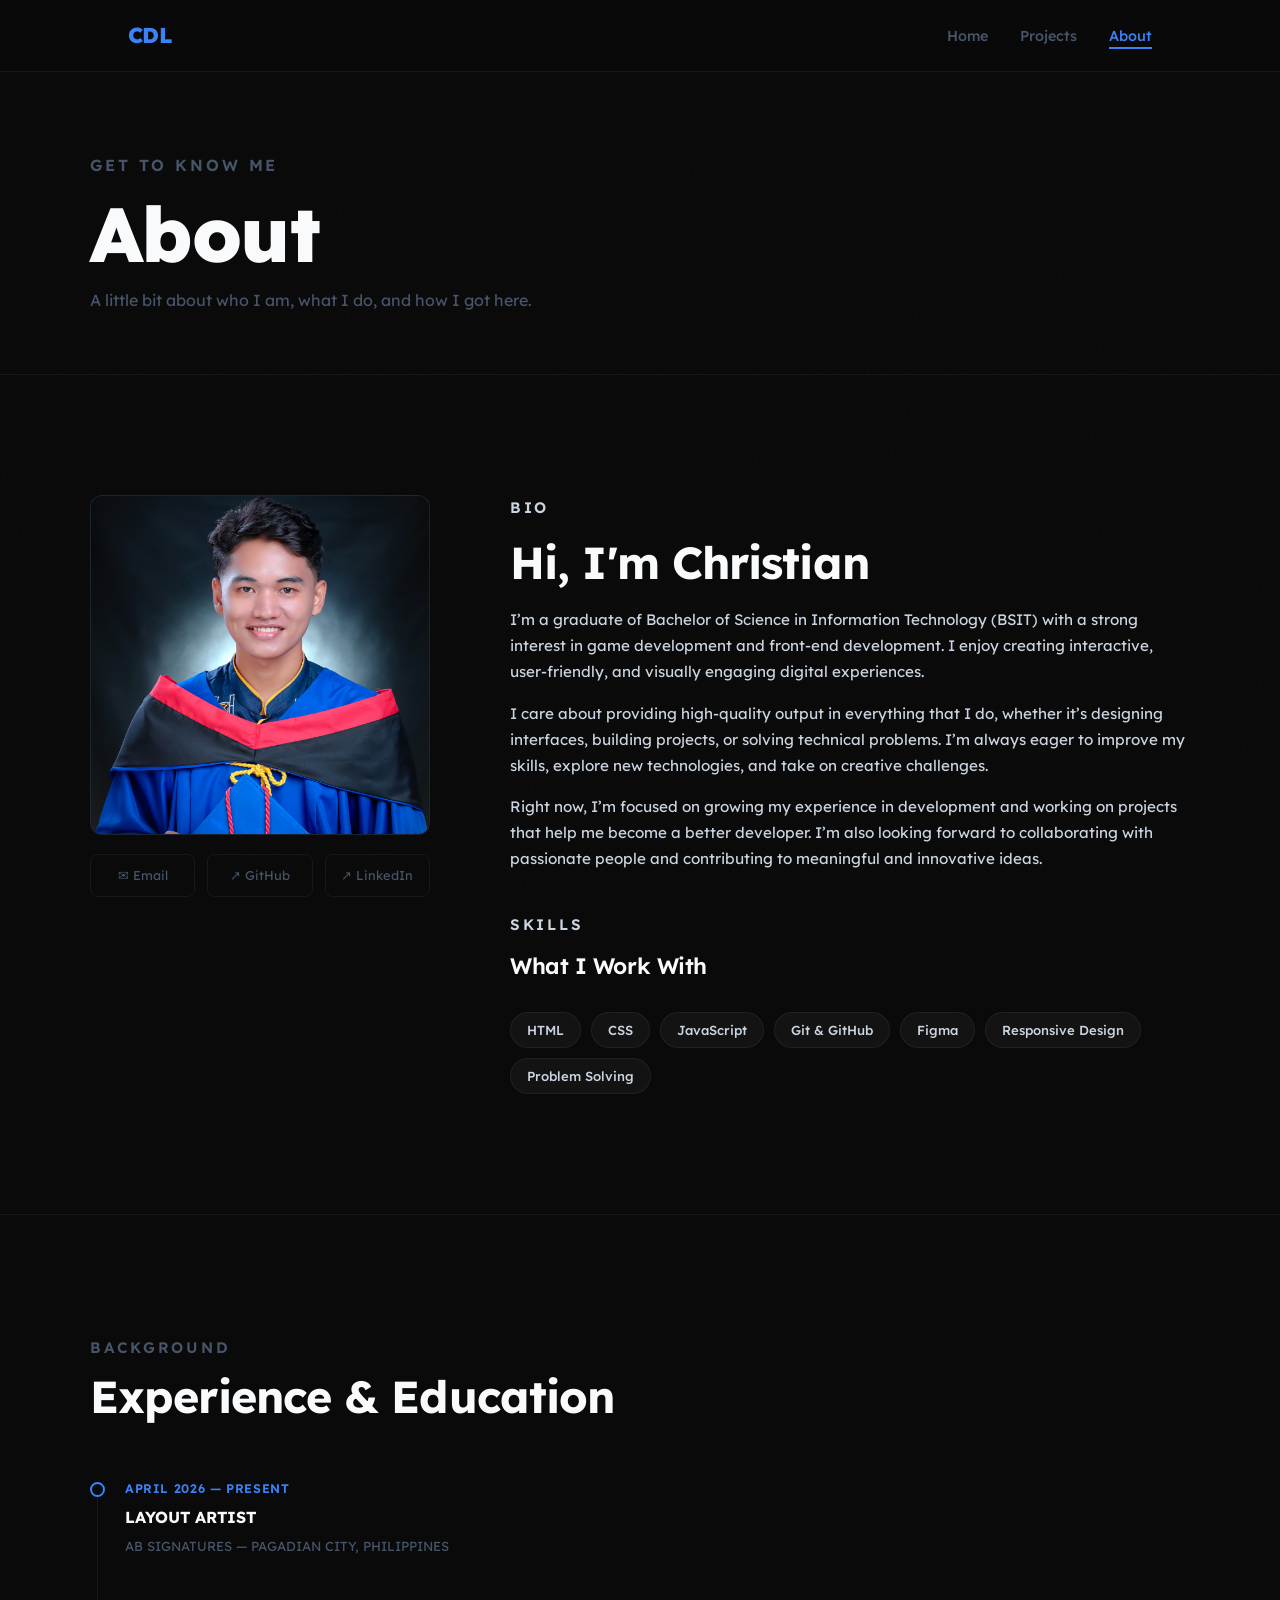
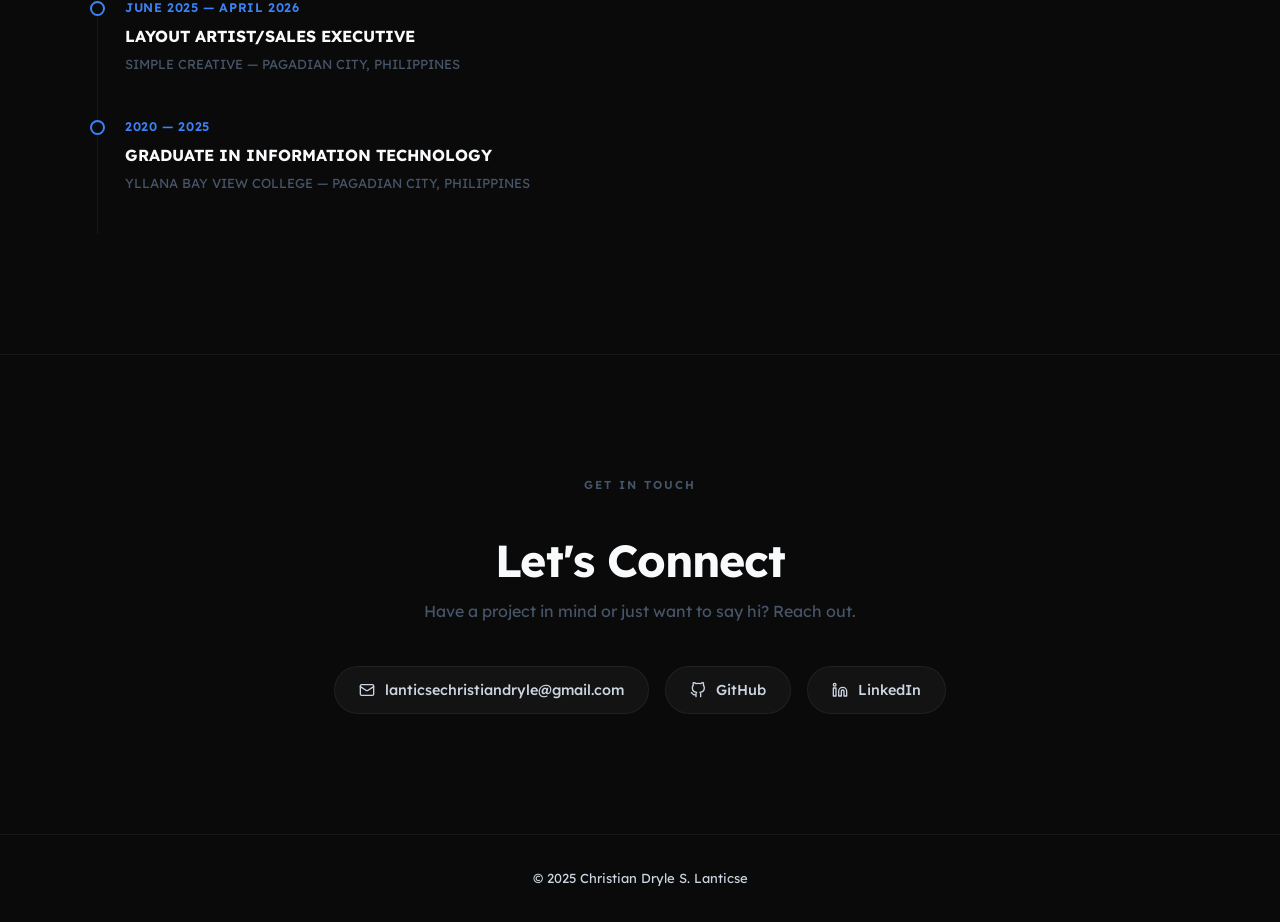
<file: about.html>
<!DOCTYPE html>
<html lang="en">

<head>
  <meta charset="UTF-8">
  <meta name="viewport" content="width=device-width, initial-scale=1.0">
  <title>About — CDL</title>
  <meta name="description" content="About Christian Dryle S. Lanticse.">
  <link rel="stylesheet" href="style.css">
  <link rel="preconnect" href="https://fonts.googleapis.com">
  <link rel="preconnect" href="https://fonts.gstatic.com" crossorigin>
  <link href="https://fonts.googleapis.com/css2?family=Lexend:wght@100..900&display=swap" rel="stylesheet">
</head>

<body>

  <!-- ── NAVBAR ───────────────────────────────────────── -->
  <nav class="navbar">
    <div class="container nav-inner">
      <a href="index.html" class="logo">
        <span class="logo-text">CDL</span>
      </a>
      <ul class="nav-links">
        <li><a href="index.html">Home</a></li>
        <li><a href="projects.html">Projects</a></li>
        <li><a href="about.html">About</a></li>
      </ul>
      <button class="hamburger" aria-label="Open menu">
        <span></span><span></span><span></span>
      </button>
    </div>
  </nav>

  <nav class="mobile-nav" aria-label="Mobile navigation">
    <a href="index.html">Home</a>
    <a href="projects.html">Projects</a>
    <a href="about.html">About</a>
  </nav>

  <!-- ── PAGE HERO ────────────────────────────────────── -->
  <section class="page-hero">
    <div class="container">
      <p class="section-label">Get To Know Me</p>
      <h1>About</h1>
      <p>A little bit about who I am, what I do, and how I got here.</p>
    </div>
  </section>

  <hr class="section-divider">

  <!-- ── BIO ──────────────────────────────────────────── -->
  <section>
    <div class="container">
      <div class="about-grid">

        <!-- LEFT: Profile image + social links -->
        <div class="profile-wrap reveal">
          <div class="profile-img-box">
            <img src="assets/profile.jpg" alt="Christian Dryle S. Lanticse">
          </div>

          <div class="profile-socials">
            <a href="mailto:lanticsechristiandryle@gmail.com" title="Email">✉ Email</a>
            <a href="https://github.com/lanticsechristiandryle-blip" target="_blank" rel="noopener" title="GitHub">↗
              GitHub</a>
            <a href="https://www.linkedin.com/in/christian-dryle-lanticse/" target="_blank" rel="noopener"
              title="LinkedIn">↗
              LinkedIn</a>
          </div>
        </div>

        <!-- RIGHT: Bio text -->
        <div class="about-bio">
          <div class="reveal">
            <p class="section-label">Bio</p>
            <h2>Hi, I'm Christian</h2>
          </div>

          <div class="reveal">
            <!--
              Replace the paragraphs below with your real bio.
              Aim for 2–3 short paragraphs: who you are, what you do, what drives you.
            -->
            <p>
              I’m a graduate of Bachelor of Science in Information Technology (BSIT)
              with a strong interest in game development and front-end development.
              I enjoy creating interactive, user-friendly, and visually engaging digital experiences.
            </p>
            <p>
              I care about providing high-quality output in everything that I do, whether
              it’s designing interfaces, building projects, or solving technical problems.
              I’m always eager to improve my skills, explore new technologies, and take on
              creative challenges.
            </p>
            <p>
              Right now, I’m focused on growing my experience in development and working on
              projects that help me become a better developer. I’m also looking forward to
              collaborating with passionate people and contributing to meaningful and innovative ideas.
            </p>
          </div>

          <!-- SKILLS -->
          <div class="reveal" style="margin-top: 2.5rem;">
            <p class="section-label">Skills</p>
            <h3 style="margin-bottom: 1rem;">What I Work With</h3>
            <!--
              Add or remove skill chips freely.
              Each <span> is one chip.
            -->
            <div class="skills-wrap">
              <span class="skill-chip">HTML</span>
              <span class="skill-chip">CSS</span>
              <span class="skill-chip">JavaScript</span>
              <span class="skill-chip">Git & GitHub</span>
              <span class="skill-chip">Figma</span>
              <span class="skill-chip">Responsive Design</span>
              <span class="skill-chip">Problem Solving</span>
              <!-- Add more skills here -->
            </div>
          </div>
        </div>

      </div>
    </div>
  </section>

  <hr class="section-divider">

  <!-- ── EXPERIENCE / EDUCATION ────────────────────────── -->
  <section>
    <div class="container">
      <div class="section-header reveal">
        <p class="section-label">Background</p>
        <h2>Experience &amp; Education</h2>
      </div>

      <div class="timeline reveal">

        <!--
          Add more timeline entries by copying one <div class="timeline-item"> block.
          Fill in date, title (role/degree), and subtitle (company/school).
        -->

        <div class="timeline-item">
          <div class="timeline-dot"></div>
          <div>
            <p class="timeline-date">APRIL 2026 — PRESENT</p>
            <p class="timeline-title">LAYOUT ARTIST</p>
            <p class="timeline-sub">AB SIGNATURES — PAGADIAN CITY, PHILIPPINES</p>
          </div>
        </div>

        <div class="timeline-item">
          <div class="timeline-dot"></div>
          <div>
            <p class="timeline-date">JUNE 2025 — APRIL 2026</p>
            <p class="timeline-title">LAYOUT ARTIST/SALES EXECUTIVE</p>
            <p class="timeline-sub">SIMPLE CREATIVE — PAGADIAN CITY, PHILIPPINES</p>
          </div>
        </div>

        <div class="timeline-item">
          <div class="timeline-dot"></div>
          <div>
            <p class="timeline-date">2020 — 2025</p>
            <p class="timeline-title">GRADUATE IN INFORMATION TECHNOLOGY</p>
            <p class="timeline-sub">YLLANA BAY VIEW COLLEGE — PAGADIAN CITY, PHILIPPINES</p>
          </div>
        </div>

      </div>
    </div>
  </section>

  <hr class="section-divider">

  <!-- ── CONTACT ───────────────────────────────────────── -->
  <section class="contact-section">
    <div class="container">
      <div class="reveal">
        <p class="section-label">Get In Touch</p>
        <h2>Let's Connect</h2>
        <p>Have a project in mind or just want to say hi? Reach out.</p>

        <div class="contact-links">
          <a href="mailto:lanticsechristiandryle@gmail.com.com" class="contact-link">
            <svg width="16" height="16" viewBox="0 0 24 24" fill="none" stroke="currentColor" stroke-width="2"
              stroke-linecap="round" stroke-linejoin="round">
              <rect x="2" y="4" width="20" height="16" rx="2" />
              <path d="m22 7-8.97 5.7a1.94 1.94 0 0 1-2.06 0L2 7" />
            </svg>
            lanticsechristiandryle@gmail.com
          </a>
          <a href="https://github.com/lanticsechristiandryle-blip" class="contact-link" target="_blank" rel="noopener">
            <svg width="16" height="16" viewBox="0 0 24 24" fill="none" stroke="currentColor" stroke-width="2"
              stroke-linecap="round" stroke-linejoin="round">
              <path
                d="M9 19c-5 1.5-5-2.5-7-3m14 6v-3.87a3.37 3.37 0 0 0-.94-2.61c3.14-.35 6.44-1.54 6.44-7A5.44 5.44 0 0 0 20 4.77 5.07 5.07 0 0 0 19.91 1S18.73.65 16 2.48a13.38 13.38 0 0 0-7 0C6.27.65 5.09 1 5.09 1A5.07 5.07 0 0 0 5 4.77a5.44 5.44 0 0 0-1.5 3.78c0 5.42 3.3 6.61 6.44 7A3.37 3.37 0 0 0 9 18.13V22" />
            </svg>
            GitHub
          </a>
          <a href="https://www.linkedin.com/in/christian-dryle-lanticse/" class="contact-link" target="_blank"
            rel="noopener">
            <svg width="16" height="16" viewBox="0 0 24 24" fill="none" stroke="currentColor" stroke-width="2"
              stroke-linecap="round" stroke-linejoin="round">
              <path d="M16 8a6 6 0 0 1 6 6v7h-4v-7a2 2 0 0 0-2-2 2 2 0 0 0-2 2v7h-4v-7a6 6 0 0 1 6-6z" />
              <rect x="2" y="9" width="4" height="12" />
              <circle cx="4" cy="4" r="2" />
            </svg>
            LinkedIn
          </a>
        </div>
      </div>
    </div>
  </section>

  <!-- ── FOOTER ────────────────────────────────────────── -->
  <footer>
    <div class="container">
      <p>© 2025 Christian Dryle S. Lanticse</p>
    </div>
  </footer>

  <script src="main.js"></script>
</body>

</html>
</file>
<file: style.css>
/* ============================================================
   style.css — CDL Portfolio | Shared Stylesheet
   ============================================================ */

@import url('https://fonts.googleapis.com/css2?family=Lexend:wght@100..900&display=swap');

/* ── Variables ─────────────────────────────────────────────── */
:root {
  --bg: #0A0A0A;
  --bg-secondary: #101010;
  --bg-card: #131313;
  --bg-card-hover: #161616;
  --accent: #3B82F6;
  --accent-glow: rgba(59, 130, 246, 0.18);
  --accent-hover: #60A5FA;
  --text: #CBD5E1;
  --text-muted: #475569;
  --text-heading: #F8FAFC;
  --border: rgba(255, 255, 255, 0.06);
  --border-accent: rgba(59, 130, 246, 0.35);
  --radius: 12px;
  --radius-sm: 8px;
  --nav-height: 72px;
  --font-heading: 'Lexend', sans-serif;
  --font-body: 'Lexend', sans-serif;
  --transition: 0.3s ease;
}

/* ── Reset ─────────────────────────────────────────────────── */
*,
*::before,
*::after {
  box-sizing: border-box;
  margin: 0;
  padding: 0;
}

html {
  scroll-behavior: smooth;
}

body {
  background: var(--bg);
  color: var(--text);
  font-family: var(--font-body);
  font-size: 16px;
  line-height: 1.7;
  -webkit-font-smoothing: antialiased;
  overflow-x: hidden;
}

a {
  color: inherit;
  text-decoration: none;
}

img {
  display: block;
  max-width: 100%;
}

ul {
  list-style: none;
}

button {
  cursor: pointer;
  font-family: var(--font-body);
  border: none;
  background: none;
}

/* ── Noise texture overlay ─────────────────────────────────── */
body::before {
  content: '';
  position: fixed;
  inset: 0;
  background-image: url("data:image/svg+xml,%3Csvg viewBox='0 0 256 256' xmlns='http://www.w3.org/2000/svg'%3E%3Cfilter id='noise'%3E%3CfeTurbulence type='fractalNoise' baseFrequency='0.9' numOctaves='4' stitchTiles='stitch'/%3E%3C/filter%3E%3Crect width='100%25' height='100%25' filter='url(%23noise)' opacity='0.03'/%3E%3C/svg%3E");
  pointer-events: none;
  z-index: 0;
  opacity: 0.4;
}

/* ── Typography helpers ────────────────────────────────────── */
h1,
h2,
h3,
h4 {
  font-family: var(--font-heading);
  color: var(--text-heading);
  line-height: 1.15;
  letter-spacing: -0.02em;
}

h1 {
  font-size: clamp(2.4rem, 6vw, 5rem);
  font-weight: 800;
}

h2 {
  font-size: clamp(1.8rem, 4vw, 2.8rem);
  font-weight: 700;
}

h3 {
  font-size: clamp(1.1rem, 2.5vw, 1.4rem);
  font-weight: 600;
}

p {
  color: var(--text);
}

.section-label {
  font-family: var(--font-body);
  font-size: 0.72rem;
  font-weight: 600;
  letter-spacing: 0.18em;
  text-transform: uppercase;
  color: var(--accent);
  margin-bottom: 0.6rem;
}

/* ── Layout ────────────────────────────────────────────────── */
.container {
  width: min(1100px, 92%);
  margin-inline: auto;
}

section {
  padding: 120px 0;
  position: relative;
  z-index: 1;
}

/* ── Divider ───────────────────────────────────────────────── */
.section-divider {
  border: none;
  border-top: 1px solid var(--border);
  margin: 0;
}

/* =====================================================
   NAVBAR
   ===================================================== */
.navbar {
  position: fixed;
  top: 0;
  left: 0;
  right: 0;
  height: var(--nav-height);
  z-index: 1000;
  display: flex;
  align-items: center;
  background: rgba(10, 10, 10, 0.72);
  backdrop-filter: blur(18px) saturate(180%);
  -webkit-backdrop-filter: blur(18px) saturate(180%);
  border-bottom: 1px solid var(--border);
  transition: background var(--transition);
}

.nav-inner {
  display: flex;
  align-items: center;
  justify-content: space-between;
  width: 100%;
  margin-left: 10%;
  margin-right: 10%;
}

/* Logo */
.logo {
  display: flex;
  align-items: center;
  gap: 10px;
  flex-shrink: 0;
}

/* ── Logo image (replace assets/logo.png with your actual file) ── */
.logo-img {
  height: 36px;
  width: 36px;
  border-radius: 8px;
  object-fit: cover;
  /* If the image fails to load, the fallback text shows */
}

.logo-text {
  font-family: var(--font-heading);
  font-weight: 800;
  font-size: 1.35rem;
  color: var(--accent);
  letter-spacing: -0.03em;
}

/* Nav links */
.nav-links {
  display: flex;
  align-items: center;
  gap: 2rem;
}

.nav-links a {
  font-size: 0.9rem;
  font-weight: 500;
  color: var(--text-muted);
  position: relative;
  padding-bottom: 2px;
  transition: color var(--transition);
}

.nav-links a::after {
  content: '';
  position: absolute;
  bottom: -2px;
  left: 0;
  width: 0;
  height: 1.5px;
  background: var(--accent);
  transition: width var(--transition);
}

.nav-links a:hover,
.nav-links a.active {
  color: var(--text-heading);
}

.nav-links a:hover::after,
.nav-links a.active::after {
  width: 100%;
}

.nav-links a.active {
  color: var(--accent);
}

/* Hamburger */
.hamburger {
  display: none;
  flex-direction: column;
  gap: 5px;
  padding: 4px;
  background: none;
  border: none;
  cursor: pointer;
}

.hamburger span {
  display: block;
  width: 22px;
  height: 2px;
  background: var(--text);
  border-radius: 2px;
  transition: transform 0.3s, opacity 0.3s;
}

/* Mobile nav */
.mobile-nav {
  display: none;
  position: fixed;
  top: var(--nav-height);
  left: 0;
  right: 0;
  background: rgba(10, 10, 10, 0.97);
  backdrop-filter: blur(24px);
  border-bottom: 1px solid var(--border);
  padding: 1.5rem;
  flex-direction: column;
  gap: 1.2rem;
  z-index: 999;
  transform: translateY(-8px);
  opacity: 0;
  transition: opacity 0.25s, transform 0.25s;
}

.mobile-nav.open {
  display: flex;
  opacity: 1;
  transform: translateY(0);
}

.mobile-nav a {
  font-size: 1.1rem;
  font-weight: 500;
  color: var(--text);
  padding: 0.5rem 0;
  border-bottom: 1px solid var(--border);
}

.mobile-nav a.active {
  color: var(--accent);
}

/* Hamburger open state */
.hamburger.open span:nth-child(1) {
  transform: translateY(7px) rotate(45deg);
}

.hamburger.open span:nth-child(2) {
  opacity: 0;
}

.hamburger.open span:nth-child(3) {
  transform: translateY(-7px) rotate(-45deg);
}

/* =====================================================
   HERO
   ===================================================== */
.hero {
  min-height: 100vh;
  display: flex;
  align-items: center;
  padding-top: var(--nav-height);
  position: relative;
  overflow: hidden;
}

/* Radial glow behind hero text */
.hero::before {
  content: '';
  position: absolute;
  top: 0%;
  left: 50%;
  transform: translateX(-50%);
  width: 650px;
  height: 500px;
  background: radial-gradient(ellipse at center, rgba(59, 130, 246, 0.15) 0%, transparent 70%);
  pointer-events: none;
}

.hero-content {
  position: relative;
  z-index: 1;
  max-width: 780px;
}

.hero-eyebrow {
  display: inline-flex;
  align-items: center;
  gap: 8px;
  font-size: 0.8rem;
  font-weight: 600;
  letter-spacing: 0.15em;
  text-transform: uppercase;
  color: var(--accent);
  margin-bottom: 1.5rem;
  opacity: 0;
  animation: fadeSlideUp 0.7s ease forwards 0.1s;
}

.hero-eyebrow::before {
  content: '';
  display: inline-block;
  width: 28px;
  height: 1px;
  background: var(--accent);
}

.hero h1 {
  margin-bottom: 1.2rem;
  opacity: 0;
  animation: fadeSlideUp 0.7s ease forwards 0.25s;
}

.hero-tagline {
  font-size: clamp(1rem, 2.2vw, 1.2rem);
  color: var(--text-muted);
  max-width: 520px;
  margin-bottom: 2.5rem;
  opacity: 0;
  animation: fadeSlideUp 0.7s ease forwards 0.4s;
}

/* Blinking cursor on tagline */
.cursor {
  display: inline-block;
  width: 2px;
  height: 1.1em;
  background: var(--accent);
  margin-left: 4px;
  vertical-align: text-bottom;
  animation: blink 1.1s step-end infinite;
}

.hero-cta {
  display: flex;
  gap: 1rem;
  flex-wrap: wrap;
  opacity: 0;
  animation: fadeSlideUp 0.7s ease forwards 0.55s;
}

/* =====================================================
   BUTTONS
   ===================================================== */
.btn {
  display: inline-flex;
  align-items: center;
  gap: 8px;
  padding: 0.75rem 1.75rem;
  border-radius: 50px;
  font-size: 0.9rem;
  font-weight: 500;
  transition: all var(--transition);
  position: relative;
  overflow: hidden;
}

.btn-primary {
  background: var(--accent);
  color: #fff;
  box-shadow: 0 0 0 0 var(--accent-glow);
}

.btn-primary:hover {
  background: var(--accent-hover);
  transform: translateY(-2px);
  box-shadow: 0 8px 32px rgba(59, 130, 246, 0.35);
}

.btn-secondary {
  background: transparent;
  color: var(--text);
  border: 1px solid var(--border);
}

.btn-secondary:hover {
  border-color: var(--accent);
  color: var(--accent);
  transform: translateY(-2px);
}

/* =====================================================
   SECTION HEADERS
   ===================================================== */
.section-header {
  margin-bottom: 3.5rem;
}

.section-header h2 {
  margin-bottom: 0.5rem;
}

.section-header p {
  color: var(--text-muted);
  max-width: 500px;
  font-size: 0.95rem;
}

/* =====================================================
   PROJECT CARDS
   ===================================================== */
.projects-grid {
  display: grid;
  grid-template-columns: repeat(auto-fill, minmax(320px, 1fr));
  gap: 1.5rem;
}

.project-card {
  background: var(--bg-card);
  border: 1px solid var(--border);
  border-radius: var(--radius);
  overflow: hidden;
  display: flex;
  flex-direction: column;
  transition: transform 0.35s ease, box-shadow 0.35s ease, border-color 0.35s ease;
}

.project-card:hover {
  transform: translateY(-6px);
  border-color: var(--border-accent);
  box-shadow: 0 20px 60px rgba(0, 0, 0, 0.5), 0 0 0 1px var(--border-accent),
    0 0 30px rgba(59, 130, 246, 0.08);
  background: var(--bg-card-hover);
}

/* Project image area */
.project-img-wrap {
  width: 100%;
  aspect-ratio: 16/9;
  overflow: hidden;
  background: #0e1520;
  position: relative;
}

.project-img-wrap img {
  width: 100%;
  height: 100%;
  object-fit: cover;
  transition: transform 0.5s ease;
}

.project-card:hover .project-img-wrap img {
  transform: scale(1.04);
}

/* Placeholder shown when no image */
.project-img-placeholder {
  width: 100%;
  height: 100%;
  display: flex;
  align-items: center;
  justify-content: center;
  font-family: var(--font-heading);
  font-size: 1rem;
  font-weight: 700;
  letter-spacing: 0.1em;
  color: var(--text-muted);
  background: linear-gradient(135deg, #0e1520 0%, #111827 100%);
}

.project-body {
  padding: 1.5rem;
  display: flex;
  flex-direction: column;
  flex: 1;
  gap: 0.75rem;
}

.project-title {
  font-family: var(--font-heading);
  font-size: 1.15rem;
  font-weight: 700;
  color: var(--text-heading);
}

.project-desc {
  font-size: 0.88rem;
  color: var(--text-muted);
  line-height: 1.65;
  flex: 1;
}

.project-tags {
  display: flex;
  flex-wrap: wrap;
  gap: 6px;
  margin-top: 0.25rem;
}

.tag {
  font-size: 0.72rem;
  font-weight: 600;
  letter-spacing: 0.05em;
  padding: 3px 10px;
  border-radius: 50px;
  background: rgba(59, 130, 246, 0.10);
  color: var(--accent);
  border: 1px solid rgba(59, 130, 246, 0.20);
}

.project-link {
  display: inline-flex;
  align-items: center;
  gap: 6px;
  font-size: 0.85rem;
  font-weight: 500;
  color: var(--accent);
  margin-top: 0.5rem;
  transition: gap var(--transition), color var(--transition);
}

.project-link:hover {
  gap: 10px;
  color: var(--accent-hover);
}

/* =====================================================
   CONTACT SECTION
   ===================================================== */
.contact-section {
  text-align: center;
}

.contact-section h2 {
  margin-bottom: 0.75rem;
}

.contact-section p {
  color: var(--text-muted);
  max-width: 440px;
  margin-inline: auto;
  margin-bottom: 2.5rem;
}

.contact-links {
  display: flex;
  justify-content: center;
  flex-wrap: wrap;
  gap: 1rem;
}

.contact-link {
  display: inline-flex;
  align-items: center;
  gap: 10px;
  padding: 0.7rem 1.5rem;
  border-radius: 50px;
  border: 1px solid var(--border);
  font-size: 0.9rem;
  font-weight: 500;
  color: var(--text);
  background: var(--bg-card);
  transition: all var(--transition);
}

.contact-link svg {
  flex-shrink: 0;
}

.contact-link:hover {
  border-color: var(--accent);
  color: var(--accent);
  background: rgba(59, 130, 246, 0.06);
  transform: translateY(-2px);
  box-shadow: 0 8px 24px rgba(59, 130, 246, 0.12);
}

/* =====================================================
   FOOTER
   ===================================================== */
footer {
  border-top: 1px solid var(--border);
  padding: 2rem 0;
  text-align: center;
  font-size: 0.82rem;
  color: var(--text-muted);
  position: relative;
  z-index: 1;
}

/* =====================================================
   ABOUT PAGE
   ===================================================== */
.about-grid {
  display: grid;
  grid-template-columns: 1fr 2fr;
  gap: 5rem;
  align-items: start;
}

/* Profile image placeholder */
.profile-wrap {
  position: sticky;
  top: calc(var(--nav-height) + 2rem);
}

.profile-img-box {
  width: 100%;
  aspect-ratio: 1;
  border-radius: var(--radius);
  overflow: hidden;
  border: 1px solid var(--border);
  background: linear-gradient(135deg, #0e1520 0%, #111827 100%);
  display: flex;
  align-items: center;
  justify-content: center;
  position: relative;
}

.profile-img-box img {
  width: 100%;
  height: 100%;
  object-fit: cover;
  position: absolute;
  inset: 0;
}

.profile-initials-text {
  font-family: var(--font-heading);
  font-size: 4rem;
  font-weight: 800;
  color: var(--accent);
  letter-spacing: -0.03em;
  opacity: 0.6;
}

/* Replace comment: swap the .profile-img-box content with an <img> tag to use your real photo */

.profile-socials {
  display: flex;
  gap: 0.75rem;
  margin-top: 1.2rem;
  flex-wrap: wrap;
}

.profile-socials a {
  flex: 1;
  min-width: 0;
  text-align: center;
  padding: 0.6rem;
  border-radius: var(--radius-sm);
  border: 1px solid var(--border);
  font-size: 0.8rem;
  color: var(--text-muted);
  transition: all var(--transition);
}

.profile-socials a:hover {
  border-color: var(--accent);
  color: var(--accent);
}

/* About bio */
.about-bio h2 {
  margin-bottom: 1.2rem;
}

.about-bio p {
  margin-bottom: 1rem;
  font-size: 0.95rem;
  color: var(--text);
}

/* Skills */
.skills-wrap {
  display: flex;
  flex-wrap: wrap;
  gap: 10px;
  margin-top: 2rem;
}

.skill-chip {
  font-size: 0.82rem;
  font-weight: 500;
  padding: 6px 16px;
  border-radius: 50px;
  background: var(--bg-card);
  border: 1px solid var(--border);
  color: var(--text);
  transition: all var(--transition);
}

.skill-chip:hover {
  border-color: var(--accent);
  color: var(--accent);
  background: rgba(59, 130, 246, 0.06);
}

/* Timeline */
.timeline {
  display: flex;
  flex-direction: column;
  gap: 0;
  position: relative;
}

.timeline::before {
  content: '';
  position: absolute;
  left: 7px;
  top: 6px;
  width: 1px;
  bottom: 0;
  background: var(--border);
}

.timeline-item {
  display: grid;
  grid-template-columns: auto 1fr;
  gap: 1.25rem;
  padding-bottom: 2.5rem;
  position: relative;
}

.timeline-dot {
  width: 15px;
  height: 15px;
  border-radius: 50%;
  background: var(--bg);
  border: 2px solid var(--accent);
  margin-top: 4px;
  flex-shrink: 0;
  position: relative;
  z-index: 1;
}

.timeline-date {
  font-size: 0.78rem;
  font-weight: 600;
  letter-spacing: 0.05em;
  color: var(--accent);
  margin-bottom: 0.3rem;
}

.timeline-title {
  font-family: var(--font-heading);
  font-size: 1rem;
  font-weight: 700;
  color: var(--text-heading);
  margin-bottom: 0.2rem;
}

.timeline-sub {
  font-size: 0.82rem;
  color: var(--text-muted);
}

/* =====================================================
   PAGE HERO (inner pages)
   ===================================================== */
.page-hero {
  padding-top: calc(var(--nav-height) + 80px);
  padding-bottom: 60px;
}

.page-hero h1 {
  margin-bottom: 0.6rem;
}

.page-hero p {
  color: var(--text-muted);
  max-width: 500px;
  font-size: 1rem;
}

/* =====================================================
   SCROLL REVEAL ANIMATIONS
   ===================================================== */
.reveal {
  opacity: 0;
  transform: translateY(28px);
  transition: opacity 0.65s ease, transform 0.65s ease;
}

.reveal.visible {
  opacity: 1;
  transform: translateY(0);
}

/* Staggered children */
.reveal-stagger>* {
  opacity: 0;
  transform: translateY(24px);
  transition: opacity 0.5s ease, transform 0.5s ease;
}

.reveal-stagger.visible>*:nth-child(1) {
  transition-delay: 0.05s;
  opacity: 1;
  transform: none;
}

.reveal-stagger.visible>*:nth-child(2) {
  transition-delay: 0.15s;
  opacity: 1;
  transform: none;
}

.reveal-stagger.visible>*:nth-child(3) {
  transition-delay: 0.25s;
  opacity: 1;
  transform: none;
}

.reveal-stagger.visible>*:nth-child(4) {
  transition-delay: 0.35s;
  opacity: 1;
  transform: none;
}

.reveal-stagger.visible>*:nth-child(5) {
  transition-delay: 0.45s;
  opacity: 1;
  transform: none;
}

.reveal-stagger.visible>*:nth-child(6) {
  transition-delay: 0.55s;
  opacity: 1;
  transform: none;
}

/* =====================================================
   KEYFRAMES
   ===================================================== */
@keyframes fadeSlideUp {
  from {
    opacity: 0;
    transform: translateY(24px);
  }

  to {
    opacity: 1;
    transform: translateY(0);
  }
}

@keyframes blink {

  0%,
  100% {
    opacity: 1;
  }

  50% {
    opacity: 0;
  }
}

@keyframes pulseRing {
  0% {
    transform: scale(1);
    opacity: 0.8;
  }

  100% {
    transform: scale(1.8);
    opacity: 0;
  }
}

/* =====================================================
   RESPONSIVE
   ===================================================== */
@media (max-width: 768px) {
  .nav-links {
    display: none;
  }

  .hamburger {
    display: flex;
  }

  section {
    padding: 80px 0;
  }

  .hero-cta {
    gap: 0.75rem;
  }

  .about-grid {
    grid-template-columns: 1fr;
    gap: 2.5rem;
  }

  .profile-wrap {
    position: static;
  }

  .profile-img-box {
    max-width: 220px;
    margin-inline: auto;
  }

  .profile-socials {
    justify-content: center;
  }

  .projects-grid {
    grid-template-columns: 1fr;
  }
}

@media (max-width: 480px) {
  .btn {
    padding: 0.7rem 1.3rem;
    font-size: 0.85rem;
  }

  .contact-links {
    flex-direction: column;
    align-items: center;
  }

  .contact-link {
    width: 100%;
    justify-content: center;
  }
}
</file>
